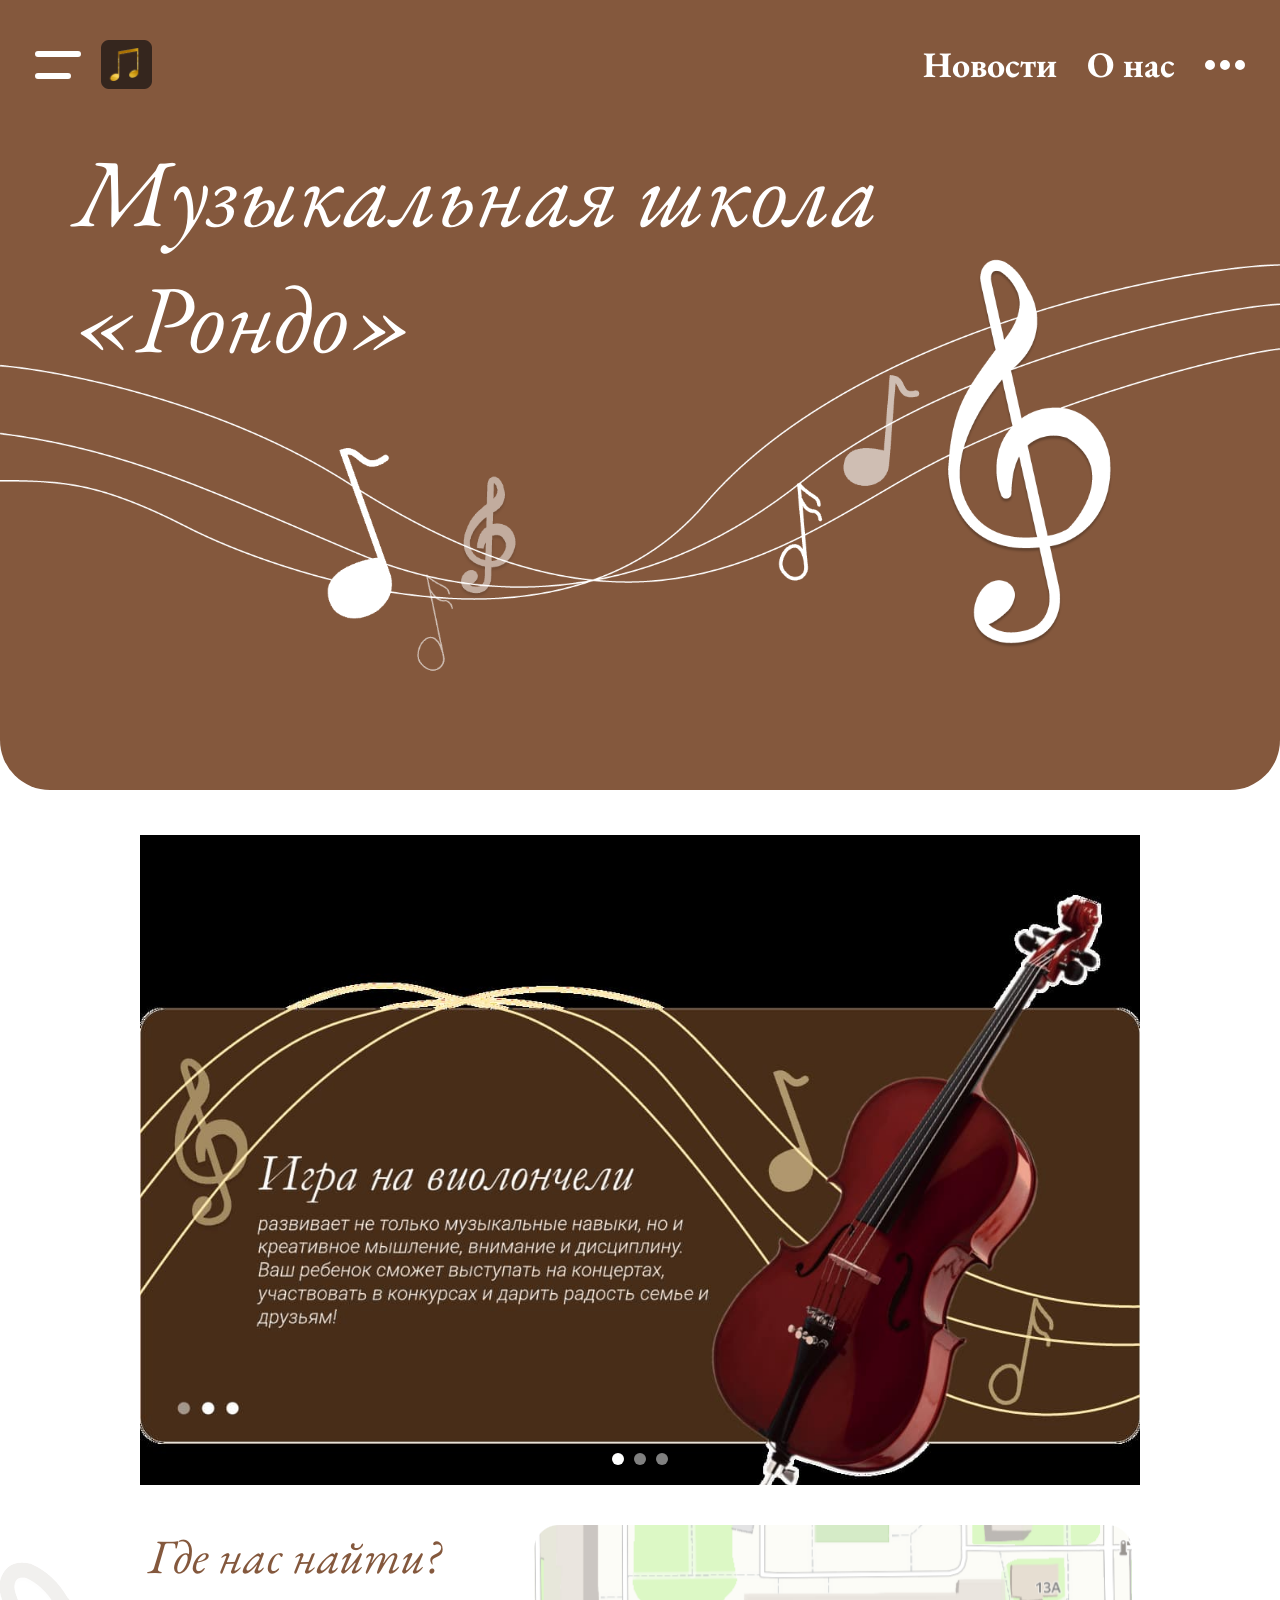
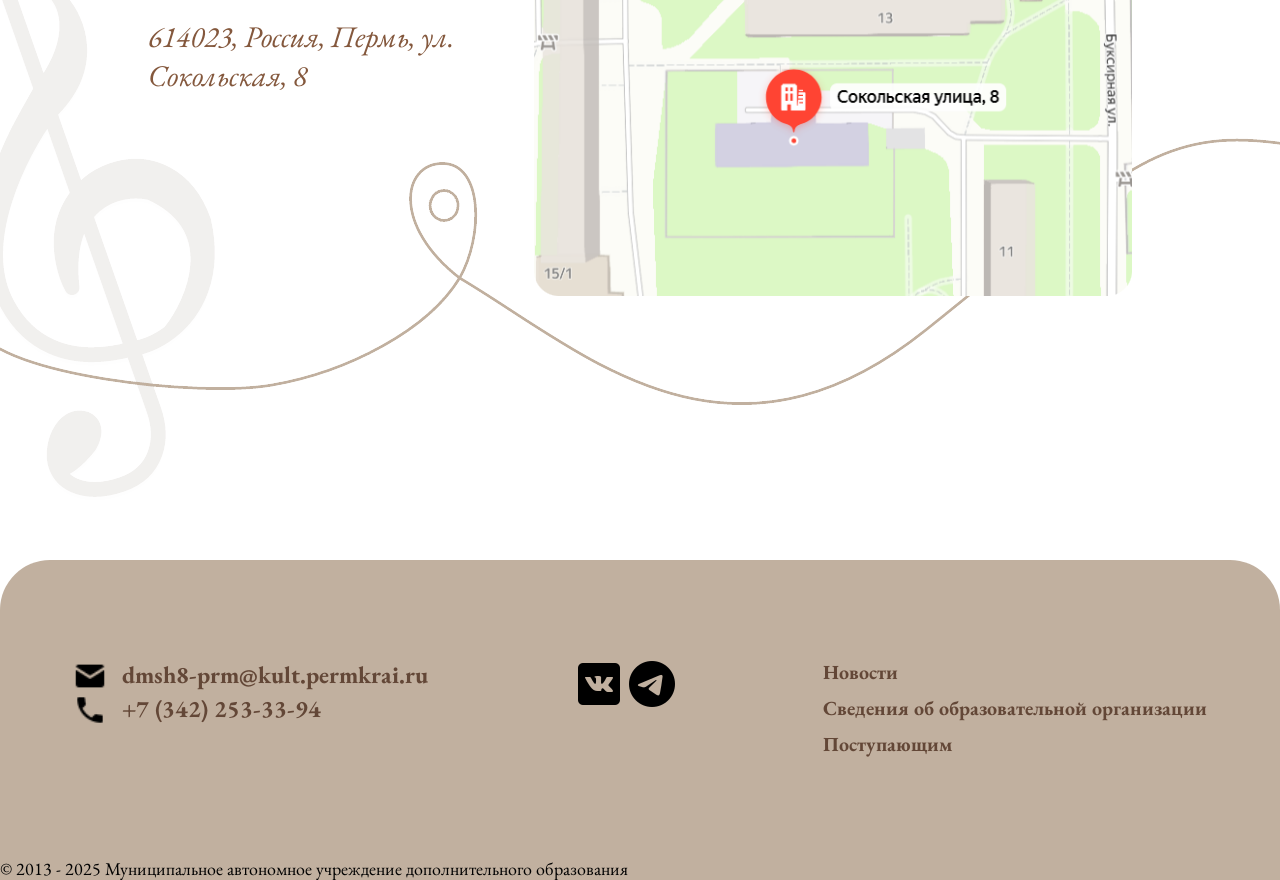
<file: index.html>
<!DOCTYPE html>
<html lang="en">
<head>
    <meta charset="UTF-8">
    <meta name="viewport" content="width=device-width, initial-scale=1.0">
    <title>Document</title>
    <link rel="stylesheet" href="./style.css">
</head>
<body>
    <header>
        <div class="header-container">
            <div class="head-left">
                <div class="burger-menu">
                    <div class="line"></div>
                    <div class="line line36"></div>
                </div>
                <img src="./images/logo.png" alt="">
            </div>
            <div class="head-rigth">
                <p class="p-h">Новости</p>
                <p class="p-h">О нас</p>
                <div class="toch">
                    <div class="t"></div>
                    <div class="t"></div>
                    <div class="t"></div>
                </div>
            </div>
        </div>
        <h1 class="title">Музыкальная школа «Рондо»</h1>
        <img class="img-note" src="./images/note.png" alt="">
    </header>
    <section class="section1">
        <div class="slider-container">
            <div class="slider">
                <div class="slide">
                    <img src="./images/optim/slide1.jpg" alt="Картинка 1">
                </div>
                <div class="slide">
                    <img src="./images/optim/slide2.jpg" alt="Картинка 2">
                </div>
                <div class="slide">
                    <img src="./images/optim/slide3.jpg" alt="Картинка 3">
                </div>
            </div>
            
            <div class="slider-nav">
                <div class="slider-dot active"></div>
                <div class="slider-dot"></div>
                <div class="slider-dot"></div>
            </div>
        </div>
    </section>
    <section class="section2">
        <div class="section-loc">
            <div class="text">
                <div class="quest">Где нас найти?</div>
                <div class="otv" style="font-size: 30px;">614023, Россия, Пермь, ул. <br> Сокольская, 8</div>
            </div>
            <img src="./images/location.png" alt="">
        </div>
    </section>
    <footer>
        <div class="group1">
            <div class="contact">
                <div class="email">
                    <img src="./images/mail.png" alt="">
                    <p>dmsh8-prm@kult.permkrai.ru</p>
                </div>
                <div class="tel">
                    <img src="./images/telephon.png" alt="">
                    <p>+7 (342) 253-33-94</p>
                </div>
            </div>
            <div class="icons">
                <img src="./images/vk.png" alt="">
                <img src="./images/tg.png" alt="">
            </div>
            <div class="text-inf">
                <div class="inf">Новости</div>
                <div class="inf">Сведения об образовательной организации</div>
                <div class="inf">Поступающим</div>
            </div>
        </div>
        <div class="group2">
            <p>© 2013 - 2025 Муниципальное автономное учреждение дополнительного образования</p>
        </div>
    </footer>
    <script src="./cod.js"></script>
</body>
</html>
</file>
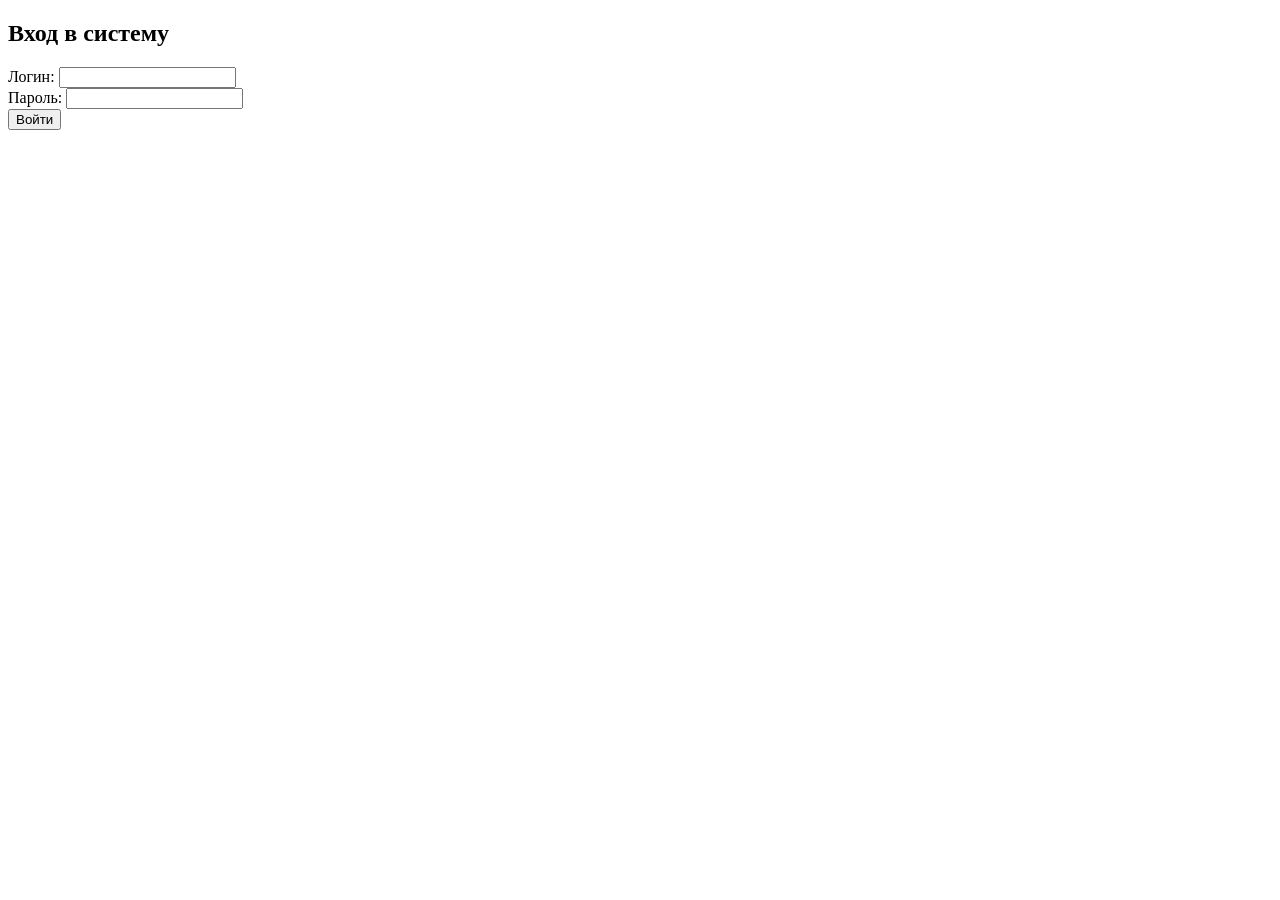
<file: login.html>
<!DOCTYPE html>
<html lang="ru">
<head>
    <meta charset="UTF-8">
    <meta name="viewport" content="width=device-width, initial-scale=1.0">
    <title>Вход в систему</title>
    <style>
        .error { color: red; display: none; }
        .success { color: green; display: none; }
    </style>
</head>
<body>
    <form id="loginForm" action="javascript:void(0)" method="post">
    <h2>Вход в систему</h2>
    
    <div>
        <label for="username">Логин:</label>
        <input type="text" id="username" name="username" required>
        <div id="usernameError" class="error"></div>
    </div>
    
    <div>
        <label for="password">Пароль:</label>
        <input type="password" id="password" name="password" required>
        <div id="passwordError" class="error"></div>
    </div>
    
    <button type="submit">Войти</button>
    
    <div id="successMessage" class="success"></div>
    <div id="generalError" class="error"></div>
</form>

    <script src="security.js"></script>
</body>
</html>
</file>
<file: style.css>
* {
    margin: 0;
    padding: 0;
    box-sizing: border-box;
    font-family: var(--font);
}
:root {
    --font: 'Garamond-Italic';
    --font-bold: 'Garamond-Bold';
    --font-reg: 'Garamond-Reg';
    /* цвета */
    --color-bacg: #84583D;
}
@font-face {
    font-family: 'Garamond-Italic';
    src: url(./fonts/EBGaramond-Italic.otf);
}
@font-face {
    font-family: 'Garamond-Bold';
    src: url(./fonts/EBGaramond-Bold.otf);
}
@font-face {
    font-family: 'Garamond-Reg';
    src: url(./fonts/EBGaramond-Regular.otf);
}
header {
    width: 100vw;
    height: 790px;
    background-color: var(--color-bacg);
    border-radius: 0 0 50px 50px;
}  
.header-container {
    display: flex;
    flex-direction: row;
    justify-content: space-between;
    align-items: center;
    padding: 40px 35px;
}
.head-left {
    display: flex;
    flex-direction: row;
    gap: 20px;
    align-items: center;
}
.burger-menu {
    display: flex;
    flex-direction: column;
    gap: 16px;
}
.line {
    border: 3px solid #fff;
    width: 46px;
    border-radius: 5px;
}
.line36 {
    width: 36px;
}
.head-rigth {
    display: flex;
    flex-direction: row;
    gap: 30px;
    align-items: center;
}
.p-h {
    font-size: 36px;
    color: #fff;
    font-family: var(--font-bold);
}
.toch {
    display: flex;
    flex-direction: row;
    gap: 5px;
}
.t {
    width: 10px;
    height: 10px;
    border: 5px solid #fff;
    border-radius: 50%;
}
.title {
    font-size: 96px;
    color: #fff;
    font-weight: 100;
    width: 810px;
    margin-left: 75px;
}
.img-note {
    width: 100vw;
    margin-top: -130px;
}

.section1 {
    margin-top: 45px;
}

.slider-container {
    max-width: 1000px;
    margin: 0 auto;
    position: relative;
    overflow: hidden;
    height: 650px;
}

.slider {
    display: flex;
    transition: transform 0.5s ease;
    height: 400px;
}

.slide {
    min-width: 100%;
    height: 80vh;
}

.slide img {
    width: 100%;
    height: 100%;
    object-fit: cover;
}

.slider-nav {
    position: absolute;
    bottom: 20px;
    left: 0;
    right: 0;
    display: flex;
    justify-content: center;
    gap: 10px;
}

.slider-dot {
    width: 12px;
    height: 12px;
    border-radius: 50%;
    background-color: rgba(255,255,255,0.5);
    cursor: pointer;
    transition: background-color 0.3s;
}

.slider-dot.active {
    background-color: white;
}
.section2 {
    width: 100vw;
    height: 75vh;
    display: flex;
    justify-content: center;
    padding-top: 40px;
    background-position: center;
    background-repeat: no-repeat;
    background-image: url(./images/note1.png);
}
.text {
    display: flex;
    flex-direction: column;
    gap: 30px;
    font-size: 48px;
}
.section-loc {
    display: flex;
    width: 90%;
    align-items: flex-start;
    gap: 80px;
    justify-content: center;
    color: #84583D;
}
footer {
    display: flex;
    flex-direction: column;
    height: 320px;
    background-color: #C1B09F;
    border-radius: 50px 50px 0 0;
    justify-content: flex-end;
    gap: 100px;
}
.group1 {
    display: flex;
    justify-content: space-around;
}
.email, .tel {
    display: flex;
    gap: 15px;
}
.email p, .tel p {
    font-family: var(--font-bold);
    color: #634737;
    font-size: 24px;
}
.text-inf {
    display: flex;
    flex-direction: column;
    gap: 10px;
}
.text-inf > div {
    color: #634737;
    font-family: var(--font-bold);
    font-size: 20px;
}
.group2 > p {
    font-size: 18px;
    font-family: var(--font-reg);
}
</file>
